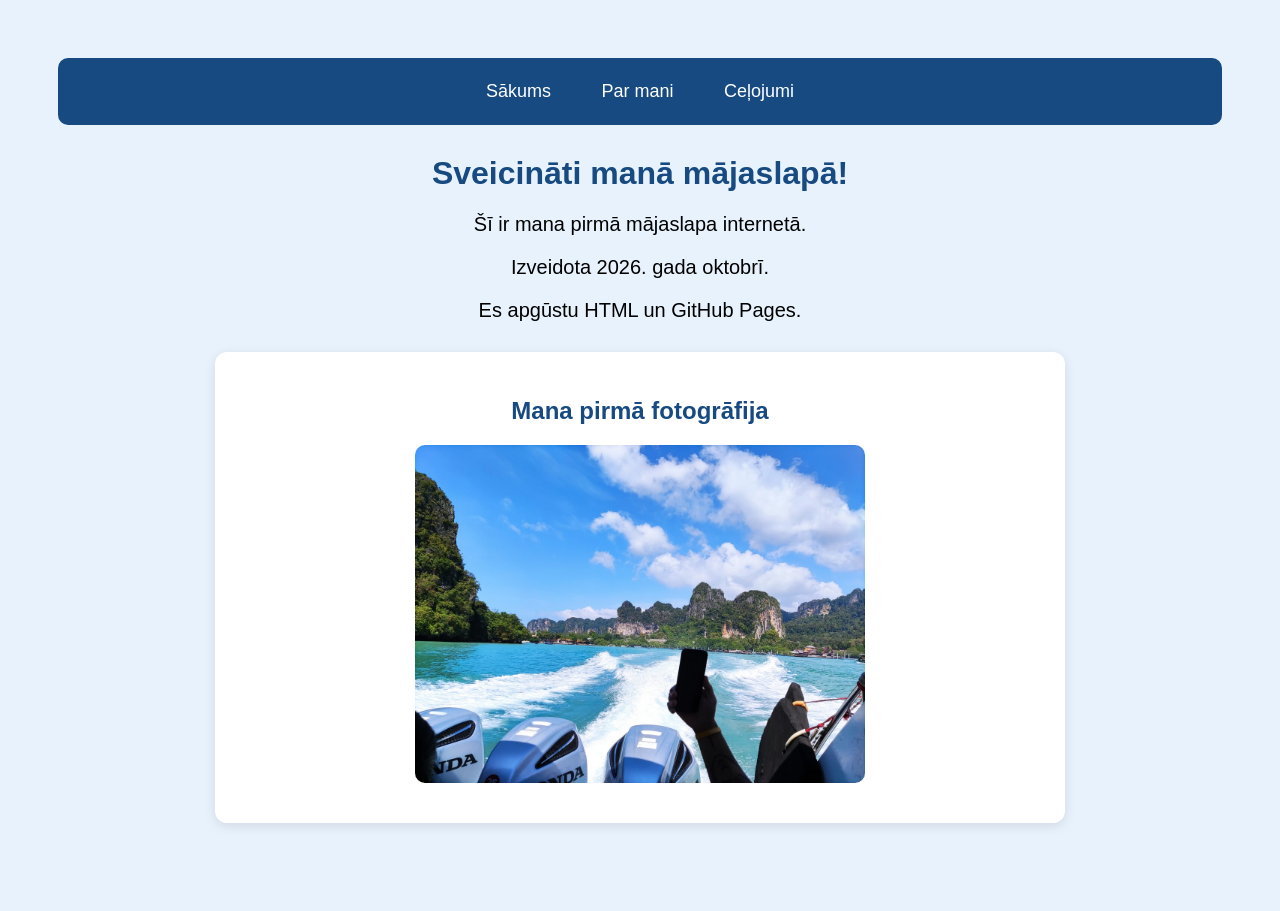
<file: index.html>
<!DOCTYPE html>
<html lang="lv">
<head>
    <meta charset="UTF-8">
    <meta name="viewport" content="width=device-width, initial-scale=1">
    <title>Mana pirmā mājaslapa</title>
    <link rel="stylesheet" href="style.css">
   
</head>
<body>
    
<nav>
    <a href="index.html">Sākums</a>
    <a href="par-mani.html">Par mani</a>
    <a href="celojumi.html">Ceļojumi</a>
</nav>

    <h1>Sveicināti manā mājaslapā!</h1>
    <p>Šī ir mana pirmā mājaslapa internetā.</p>
    <p>Izveidota 2026. gada oktobrī.</p>
    <p>Es apgūstu HTML un GitHub Pages.</p>
    

    
<section>
    <h2>Mana pirmā fotogrāfija</h2>
    <img src="foto1-mazs.jpg" alt="Mana fotogrāfija" class="mana-foto">
</section>


</body>
</html>
</file>
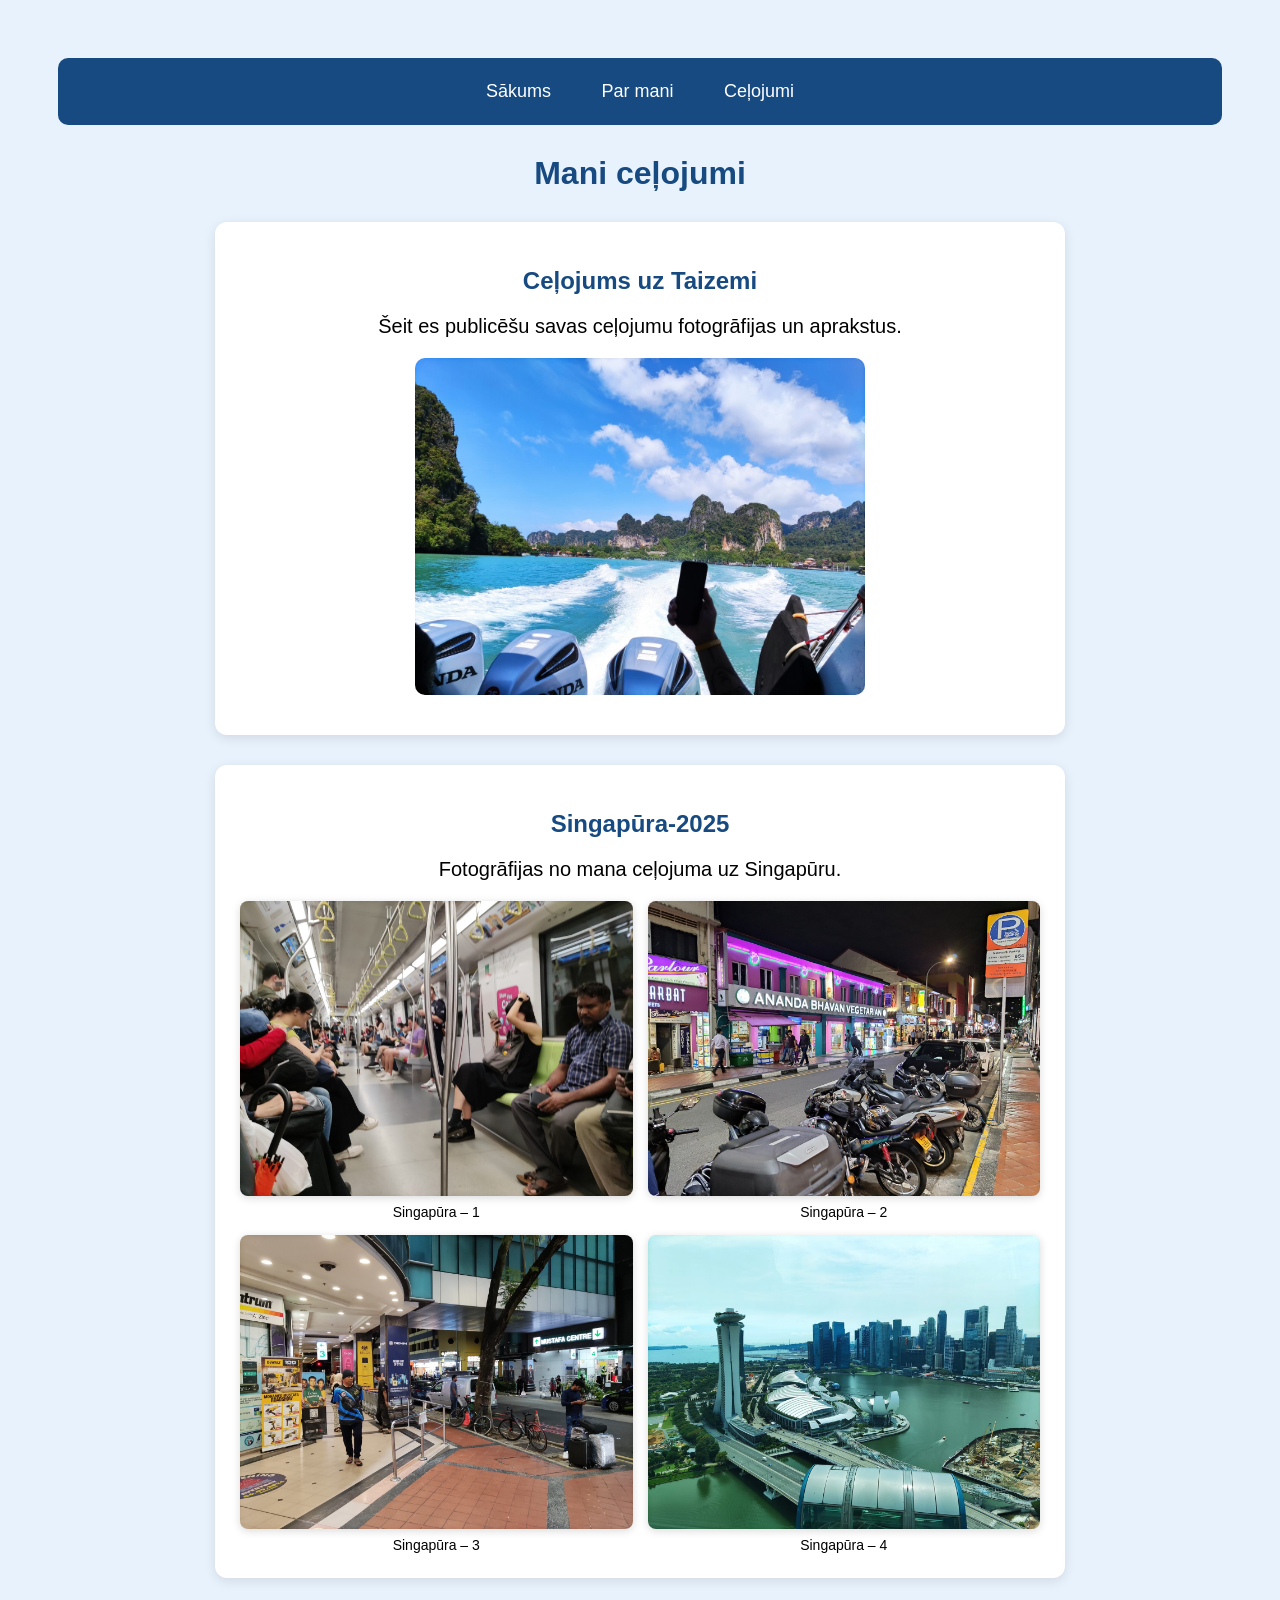
<file: celojumi.html>
<!DOCTYPE html>
<html lang="lv">
<head>
    <meta charset="UTF-8">
    <meta name="viewport" content="width=device-width, initial-scale=1">
    <title>Mani ceļojumi</title>
    <link rel="stylesheet" href="style.css">
</head>
<body>

<nav>
    <a href="index.html">Sākums</a>
    <a href="index.html#par-mani">Par mani</a>
    <a href="celojumi.html">Ceļojumi</a>
</nav>

<h1>Mani ceļojumi</h1>

<section>
    <h2>Ceļojums uz Taizemi</h2>
    <p>Šeit es publicēšu savas ceļojumu fotogrāfijas un aprakstus.</p>
    <img src="foto1-mazs.jpg" alt="Ceļojuma fotogrāfija Taizemē" class="mana-foto">
</section>


<section>
    <h2>Singapūra-2025</h2>
    <p>Fotogrāfijas no mana ceļojuma uz Singapūru.</p>

    <div class="galerija">
        <figure>
            <img src="images/singapura-2025/1.jpg" alt="Singapūra 2025">
            <figcaption>Singapūra – 1</figcaption>
        </figure>

        <figure>
            <img src="images/singapura-2025/2.jpg" alt="Singapūra 2025">
            <figcaption>Singapūra – 2</figcaption>
        </figure>

        <figure>
            <img src="images/singapura-2025/3.jpg" alt="Singapūra 2025">
            <figcaption>Singapūra – 3</figcaption>
        </figure>

        <figure>
            <img src="images/singapura-2025/4.jpg" alt="Singapūra 2025">
            <figcaption>Singapūra – 4</figcaption>
        </figure>
    </div>
</section>

<!-- Fotogrāfijas palielināšanas logs -->
<dialog id="foto-logs">
    <button id="foto-aizvert" aria-label="Aizvērt">×</button>
    <img id="lielais-foto" alt="Palielināta fotogrāfija">
</dialog>

<script>
const logs = document.getElementById("foto-logs");
const lielais = document.getElementById("lielais-foto");

document.querySelectorAll(".galerija img").forEach(foto => {
    foto.addEventListener("click", () => {
        lielais.src = foto.src;
        lielais.alt = foto.alt;
        logs.showModal();
    });
});

document.getElementById("foto-aizvert").addEventListener("click", () => {
    logs.close();
});

logs.addEventListener("click", (event) => {
    if (event.target === logs) logs.close();
});
</script>


<!-- Fotogrāfiju pārslēgšana ar bultiņām -->
<script>
const bildes = Array.from(
    document.querySelectorAll(".galerija img")
);

document.addEventListener("keydown", (event) => {
    const logs = document.getElementById("foto-logs");

    if (!logs.open) return;

    if (event.key !== "ArrowLeft" &&
        event.key !== "ArrowRight") return;

    event.preventDefault();

    const lielais = document.getElementById("lielais-foto");

    let numurs = bildes.findIndex(
        foto => foto.src === lielais.src
    );

    if (numurs === -1) return;

    if (event.key === "ArrowRight") {
        numurs = (numurs + 1) % bildes.length;
    } else {
        numurs = (numurs - 1 + bildes.length) % bildes.length;
    }

    lielais.src = bildes[numurs].src;
    lielais.alt = bildes[numurs].alt;
});
</script>

</body>
</html>
</file>
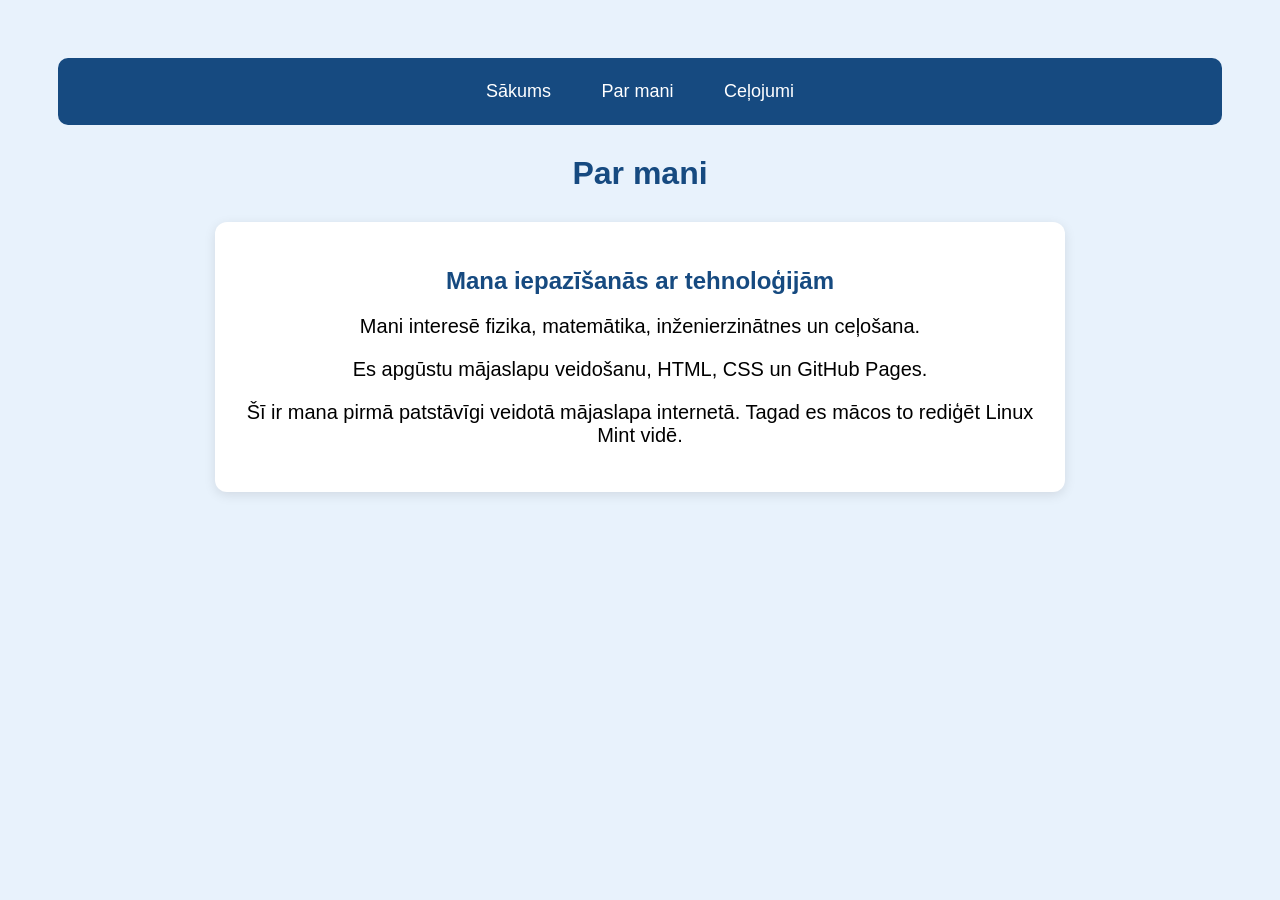
<file: par-mani.html>
<!DOCTYPE html>
<html lang="lv">
<head>
    <meta charset="UTF-8">
    <meta name="viewport" content="width=device-width, initial-scale=1">
    <title>Par mani</title>
    <link rel="stylesheet" href="style.css">
</head>
<body>

<nav>
    <a href="index.html">Sākums</a>
    <a href="par-mani.html">Par mani</a>
    <a href="celojumi.html">Ceļojumi</a>
</nav>

<h1>Par mani</h1>

<section>
    <h2>Mana iepazīšanās ar tehnoloģijām</h2>

    <p>Mani interesē fizika, matemātika,
    inženierzinātnes un ceļošana.</p>

    <p>Es apgūstu mājaslapu veidošanu,
    HTML, CSS un GitHub Pages.</p>

    <p>Šī ir mana pirmā patstāvīgi veidotā mājaslapa internetā. Tagad es mācos to rediģēt Linux Mint vidē.</p>
</section>

</body>
</html>
</file>
<file: style.css>
body {
    font-family: Arial, sans-serif;
    background: #e8f2fc;
    text-align: center;
    padding: 50px;
}

h1 {
    color: #164a80;
}

p {
    font-size: 20px;
}

nav {
    background-color: #164a80;
    padding: 15px;
    border-radius: 10px;
    margin-bottom: 30px;
}

nav a {
    color: white;
    text-decoration: none;
    font-size: 18px;
    margin: 0 15px;
    display: inline-block;
    padding: 8px;
}

nav a:hover {
    background-color: #2874b8;
    border-radius: 5px;
}

section {
    background-color: white;
    max-width: 800px;
    margin: 30px auto;
    padding: 25px;
    border-radius: 12px;
    box-shadow: 0 3px 12px rgba(0, 0, 0, 0.1);
}

section h2 {
    color: #164a80;
}


.mana-foto {
    display: block;
    width: 100%;
    max-width: 450px;
    height: auto;
    margin: 15px auto;
    border-radius: 10px;
}


@media (max-width: 600px) {
    body {
        padding: 12px;
    }

    nav {
        padding: 10px 5px;
    }

    nav a {
        font-size: 16px;
        margin: 4px;
        padding: 8px;
    }

    section {
        padding: 15px;
        margin: 20px auto;
    }

    h1 {
        font-size: 26px;
    }

    p {
        font-size: 17px;
    }
}
.galerija {
    display: grid;
    grid-template-columns: repeat(auto-fit, minmax(220px, 1fr));
    gap: 20px;
    margin-top: 20px;
}

.galerija figure {
    margin: 0;
    text-align: center;
}

.galerija img {
    width: 100%;
    height: auto;
    border-radius: 12px;
    box-shadow: 0 2px 8px rgba(0, 0, 0, 0.15);
}

.galerija figcaption {
    margin-top: 8px;
    font-size: 16px;
}

/* Singapūras fotogalerija */

.galerija {
    display: grid;
    grid-template-columns: repeat(2, minmax(0, 1fr));
    gap: 15px;
    width: 100%;
}

.galerija figure {
    margin: 0;
    min-width: 0;
}

.galerija img {
    display: block;
    width: 100%;
    max-width: 100%;
    height: auto;
    border-radius: 8px;
}

.galerija figcaption {
    margin-top: 8px;
    font-size: 14px;
}

/* Telefoniem */

@media (max-width: 600px) {
    .galerija {
        grid-template-columns: 1fr;
    }
}

/* Fotogrāfiju palielināšana */

.galerija img {
    cursor: zoom-in;
}

#foto-logs {
    position: fixed;
    max-width: 95vw;
    max-height: 95vh;
    padding: 12px;
    border: none;
    border-radius: 10px;
    background: white;
}

#foto-logs::backdrop {
    background: rgba(0, 0, 0, 0.85);
}

#lielais-foto {
    display: block;
    max-width: 90vw;
    max-height: 85vh;
    width: auto;
    height: auto;
    object-fit: contain;
}

#foto-aizvert {
    position: absolute;
    top: 8px;
    right: 8px;
    font-size: 28px;
    background: white;
    border: none;
    border-radius: 5px;
    cursor: pointer;
}
</file>
